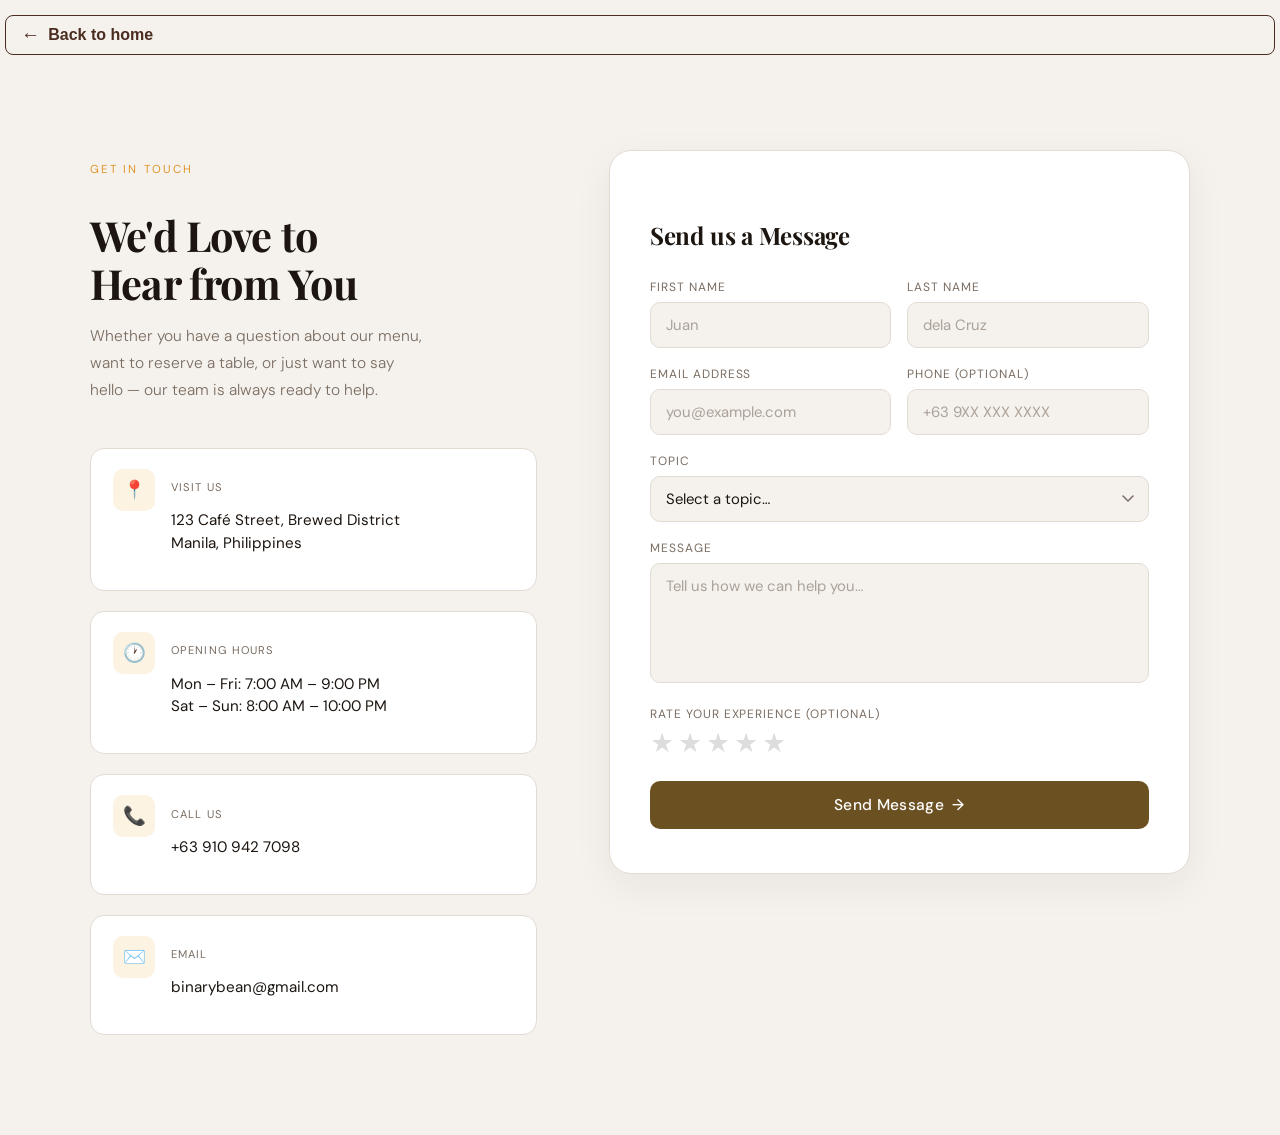
<file: contact.html>
<!DOCTYPE html>
<html lang="en">
<head>
<meta charset="UTF-8">
<meta name="viewport" content="width=device-width, initial-scale=1.0">
<title>Binary Bean — Contact Us</title>
<link href="https://fonts.googleapis.com/css2?family=Playfair+Display:ital,wght@0,600;0,700;1,600&family=DM+Sans:wght@300;400;500&display=swap" rel="stylesheet">
<style>

/* ============================================
   CONTACT SECTION — paste this inside your
   existing <style> tag
   ============================================ */
body {
  animation: fadeIn 0.8s ease-in-out;
}

@keyframes fadeIn {
  from { opacity: 0; transform: translateY(-10px);}
  to { opacity: 1; transform: translateY(0); }
}

.fade-out {
  opacity: 0;
  transform: translateY(10px);
  transition: all 0.5s ease-in-out;
}
.contact-section {
  padding: 100px 60px;
  background: var(--cream, #f5f2ed);
}

.contact-inner {
  max-width: 1100px;
  margin: 0 auto;
  display: grid;
  grid-template-columns: 1fr 1.3fr;
  gap: 72px;
  align-items: start;
}

/* ── LEFT INFO SIDE ── */
.contact-info .eyebrow {
  font-size: 0.72rem;
  letter-spacing: 0.18em;
  text-transform: uppercase;
  color: var(--gold, #e0952a);
  margin-bottom: 10px;
}

.contact-info h2 {
  font-family: 'Playfair Display', serif;
  font-size: 2.6rem;
  font-weight: 700;
  color: var(--dark, #1c1510);
  line-height: 1.15;
  letter-spacing: -0.02em;
  margin-bottom: 16px;
}

.contact-info .lead {
  color: var(--text-muted, #7a6d62);
  font-size: 0.97rem;
  line-height: 1.75;
  font-weight: 300;
  margin-bottom: 44px;
  max-width: 340px;
}

/* info cards */
.info-cards {
  display: flex;
  flex-direction: column;
  gap: 20px;
}

.info-card {
  display: flex;
  align-items: flex-start;
  gap: 16px;
  padding: 20px 22px;
  background: #fff;
  border: 1px solid var(--border, #e2dbd3);
  border-radius: 14px;
  transition: box-shadow 0.25s;
}

.info-card:hover {
  box-shadow: 0 8px 28px rgba(28,21,16,0.08);
}

.info-icon {
  width: 42px;
  height: 42px;
  background: #fdf3e3;
  border-radius: 10px;
  display: flex;
  align-items: center;
  justify-content: center;
  font-size: 1.15rem;
  flex-shrink: 0;
}

.info-text .label {
  font-size: 0.7rem;
  letter-spacing: 0.1em;
  text-transform: uppercase;
  color: var(--text-muted, #7a6d62);
  margin-bottom: 4px;
}

.info-text .value {
  font-size: 0.95rem;
  color: var(--dark, #1c1510);
  font-weight: 400;
  line-height: 1.5;
}

/* ── RIGHT FORM SIDE ── */
.contact-form-box {
  background: #fff;
  border: 1px solid var(--border, #e2dbd3);
  border-radius: 22px;
  padding: 44px 40px;
  box-shadow: 0 12px 40px rgba(28,21,16,0.06);
}

.contact-form-box h3 {
  font-family: 'Playfair Display', serif;
  font-size: 1.5rem;
  font-weight: 700;
  color: var(--dark, #1c1510);
  margin-bottom: 28px;
  letter-spacing: -0.01em;
}

.cf-row {
  display: grid;
  grid-template-columns: 1fr 1fr;
  gap: 16px;
}

.cf-field {
  margin-bottom: 18px;
}

.cf-field label {
  display: block;
  font-size: 0.75rem;
  letter-spacing: 0.08em;
  text-transform: uppercase;
  color: var(--text-muted, #7a6d62);
  margin-bottom: 7px;
  font-weight: 400;
}

.cf-field input,
.cf-field select,
.cf-field textarea {
  width: 100%;
  padding: 12px 15px;
  border: 1px solid var(--border, #e2dbd3);
  border-radius: 10px;
  font-size: 0.93rem;
  font-family: 'DM Sans', sans-serif;
  color: var(--dark, #1c1510);
  background: var(--cream, #f5f2ed);
  outline: none;
  transition: border-color 0.2s, background 0.2s;
  resize: none;
  box-sizing: border-box;
}

.cf-field input::placeholder,
.cf-field textarea::placeholder {
  color: var(--text-muted, #7a6d62);
  opacity: 0.6;
}

.cf-field input:focus,
.cf-field select:focus,
.cf-field textarea:focus {
  border-color: var(--gold, #e0952a);
  background: #fff;
}

.cf-field select {
  appearance: none;
  background-image: url("data:image/svg+xml,%3Csvg xmlns='http://www.w3.org/2000/svg' width='12' height='8' viewBox='0 0 12 8'%3E%3Cpath d='M1 1l5 5 5-5' stroke='%237a6d62' stroke-width='1.5' fill='none' stroke-linecap='round'/%3E%3C/svg%3E");
  background-repeat: no-repeat;
  background-position: right 14px center;
  background-color: var(--cream, #f5f2ed);
  padding-right: 36px;
  cursor: pointer;
}

.cf-field select:focus {
  background-color: #fff;
}

.cf-field textarea {
  height: 120px;
}

.back-home-btn {
  position: relative;
  top: 10px;
  margin: 5px;
  text-decoration: none;
  color: #4b2c20;
  font-weight: 600;
  font-family: sans-serif;
  display: flex;
  align-items: center;
  gap: 8px;
  padding: 8px 15px;
  border: 1px solid #4b2c20;
  border-radius: 8px;
  transition: all 0.3s ease;
  z-index: 1000;
}

.back-home-btn:hover {
  background: #4b2c20;
  color: #fff;
  box-shadow: 0 4px 8px rgba(0, 0, 0,0.1);
}

.back-home-btn .icon {
  font-size: 1.2rem;
}
/* star rating */
.star-row {
  display: flex;
  flex-direction: row-reverse;
  justify-content: flex-end;
  gap: 4px;
  margin-top: 4px;
}

.star-row input[type="radio"] { display: none; }

.star-row label {
  font-size: 1.7rem;
  cursor: pointer;
  color: #ddd;
  transition: color 0.15s;
  line-height: 1;
  text-transform: none;
  letter-spacing: 0;
  font-weight: normal;
}

.star-row label:hover,
.star-row label:hover ~ label,
.star-row input[type="radio"]:checked ~ label {
  color: var(--gold, #e0952a);
}

/* submit button */
.cf-submit {
  width: 100%;
  padding: 14px;
  border: none;
  background: #6b5022;
  color: #fff;
  border-radius: 10px;
  font-size: 0.97rem;
  font-weight: 500;
  cursor: pointer;
  font-family: 'DM Sans', sans-serif;
  letter-spacing: 0.02em;
  margin-top: 6px;
  transition: background 0.2s, transform 0.15s;
  display: flex;
  align-items: center;
  justify-content: center;
  gap: 8px;
}

.cf-submit:hover { background: #543f1b; transform: translateY(-1px); }
.cf-submit:active { transform: translateY(0); }

/* success toast */
.cf-toast {
  display: none;
  align-items: center;
  gap: 12px;
  margin-top: 18px;
  padding: 14px 18px;
  background: #edfaf1;
  border: 1px solid #a8e6bc;
  border-radius: 10px;
  color: #2e7d4f;
  font-size: 0.88rem;
}

.cf-toast.show { display: flex; }

/* ── RESPONSIVE ── */
@media (max-width: 900px) {
  .contact-inner {
    grid-template-columns: 1fr;
    gap: 48px;
  }
  .contact-section { padding: 70px 28px; }
  .contact-form-box { padding: 32px 24px; }
  .contact-info h2 { font-size: 2rem; }
}

@media (max-width: 520px) {
  .cf-row { grid-template-columns: 1fr; }
}

</style>
</head>

<body style="font-family:'DM Sans',sans-serif; background:#f5f2ed; margin:0;">

<a href="javascript:void(0);" onclick="smoothRedirect('index.html')" class="back-home-btn">
  <span class="icon">←</span> Back to home
</a>

<section class="contact-section" id="contact">
  <div class="contact-inner">

    <!-- ── LEFT: DETAILS ── -->
    <div class="contact-info">
      <p class="eyebrow">Get in touch</p>
      <h2>We'd Love to<br>Hear from You</h2>
      <p class="lead">
        Whether you have a question about our menu, want to reserve a table,
        or just want to say hello — our team is always ready to help.
      </p>

      <div class="info-cards">

        <div class="info-card">
          <div class="info-icon">📍</div>
          <div class="info-text">
            <p class="label">Visit Us</p>
            <p class="value">123 Café Street, Brewed District<br>Manila, Philippines</p>
          </div>
        </div>

        <div class="info-card">
          <div class="info-icon">🕐</div>
          <div class="info-text">
            <p class="label">Opening Hours</p>
            <p class="value">Mon – Fri: 7:00 AM – 9:00 PM<br>Sat – Sun: 8:00 AM – 10:00 PM</p>
          </div>
        </div>

        <div class="info-card">
          <div class="info-icon">📞</div>
          <div class="info-text">
            <p class="label">Call Us</p>
            <p class="value">+63 910 942 7098</p>
          </div>
        </div>

        <div class="info-card">
          <div class="info-icon">✉️</div>
          <div class="info-text">
            <p class="label">Email</p>
            <p class="value">binarybean@gmail.com</p>
          </div>
        </div>

      </div>
    </div>

    <!-- ── RIGHT: FORM ── -->
    <div class="contact-form-box">
      <h3>Send us a Message</h3>

      <form id="contact-form" onsubmit="submitContact(event)">

        <div class="cf-row">
          <div class="cf-field">
            <label>First Name</label>
            <input type="text" id="cf-fname" placeholder="Juan" required/>
          </div>
          <div class="cf-field">
            <label>Last Name</label>
            <input type="text" id="cf-lname" placeholder="dela Cruz" required/>
          </div>
        </div>

        <div class="cf-row">
          <div class="cf-field">
            <label>Email Address</label>
            <input type="email" id="cf-email" placeholder="you@example.com" required/>
          </div>
          <div class="cf-field">
            <label>Phone (optional)</label>
            <input type="tel" id="cf-phone" placeholder="+63 9XX XXX XXXX"/>
          </div>
        </div>

        <div class="cf-field">
          <label>Topic</label>
          <select id="cf-topic" required>
            <option value="" disabled selected>Select a topic…</option>
            <option>General Inquiry</option>
            <option>Table Reservation</option>
            <option>Menu / Orders</option>
            <option>Feedback</option>
            <option>Partnership / Events</option>
            <option>Other</option>
          </select>
        </div>

        <div class="cf-field">
          <label>Message</label>
          <textarea id="cf-message" placeholder="Tell us how we can help you…" required></textarea>
        </div>

        <div class="cf-field">
          <label>Rate your experience (optional)</label>
          <div class="star-row">
            <input type="radio" id="s5" name="rating" value="5"/><label for="s5">★</label>
            <input type="radio" id="s4" name="rating" value="4"/><label for="s4">★</label>
            <input type="radio" id="s3" name="rating" value="3"/><label for="s3">★</label>
            <input type="radio" id="s2" name="rating" value="2"/><label for="s2">★</label>
            <input type="radio" id="s1" name="rating" value="1"/><label for="s1">★</label>
          </div>
        </div>

        <button type="submit" class="cf-submit">
          Send Message &nbsp;→
        </button>

      </form>

      <div class="cf-toast" id="cf-toast">
        ✅ &nbsp; Message sent! We'll get back to you within 24 hours.
      </div>

    </div>
  </div>
</section>

<!--
==============================================
  JAVASCRIPT — paste before your </body> tag
==============================================
-->
<script>
  function smoothRedirect(url) {

    document.body.classList.add('fade-out');
    
    setTimeout(function() {
      window.location.href = url;
    }, 500);
  }
    
function submitContact(e) {
  e.preventDefault();

  const data = {
    name    : document.getElementById('cf-fname').value.trim() + ' ' + document.getElementById('cf-lname').value.trim(),
    email   : document.getElementById('cf-email').value.trim(),
    phone   : document.getElementById('cf-phone').value.trim() || 'N/A',
    topic   : document.getElementById('cf-topic').value || 'N/A',
    message : document.getElementById('cf-message').value.trim(),
    rating  : document.querySelector('input[name="rating"]:checked')?.value || 'N/A'
  };

  // Log submission (swap this with your real backend/email API)
  console.log('📬 Contact Form Submitted:', data);

  // Reset form & show success
  document.getElementById('contact-form').reset();
  const toast = document.getElementById('cf-toast');
  toast.classList.add('show');
  setTimeout(() => toast.classList.remove('show'), 5000);
}
</script>

</body>
</html>
</file>
